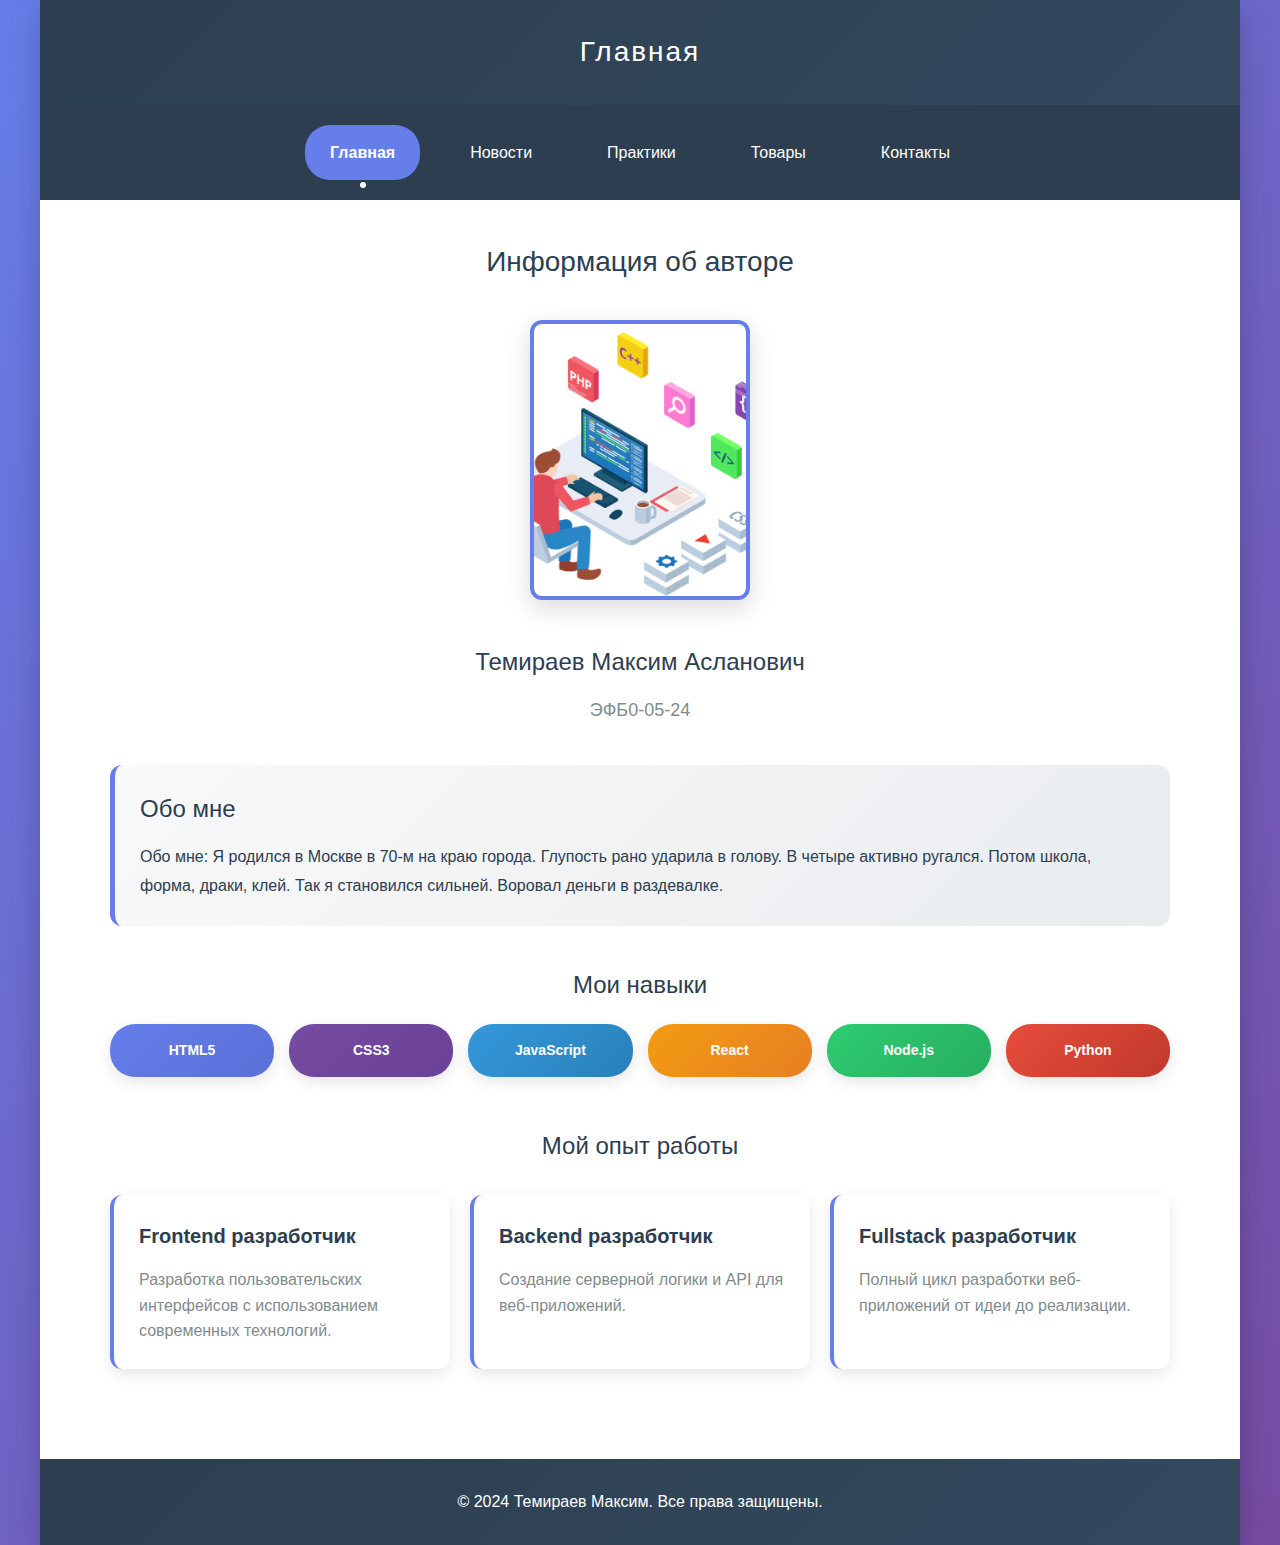
<file: index.html>
<!DOCTYPE html>
<html lang="ru">
<head>
    <meta charset="UTF-8">
    <meta name="viewport" content="width=device-width, initial-scale=1.0">
    <title>Главная - Портфолио</title>
    <link rel="stylesheet" href="style/styles.css">
</head>
<body>
    <div class="page">
        <!-- Шапка -->
        <header class="header">
            <h1 class="header__title">Главная</h1>
        </header>

        <!-- Навигация -->
        <nav class="nav">
            <ul class="nav__list">
                <li class="nav__item nav__item--active">
                    <a class="nav__link" href="index.html">Главная</a>
                </li>
                <li class="nav__item">
                    <a class="nav__link" href="pages/news.html">Новости</a>
                </li>
                <li class="nav__item">
                    <a class="nav__link" href="pages/practices.html">Практики</a>
                </li>
                <li class="nav__item">
                    <a class="nav__link" href="pages/goods.html">Товары</a>
                </li>
                <li class="nav__item">
                    <a class="nav__link" href="pages/contacts.html">Контакты</a>
                </li>
            </ul>
        </nav>

        <!-- Основной контент -->
        <main class="main">
            <!-- Профиль -->
            <section class="profile">
                <div class="profile__header">
                    <h1 class="profile__title">Информация об авторе</h1>
                    <img class="profile__photo" src="images/photo.png" alt="Фото автора">
                    <h2 class="profile__name">Темираев Максим Асланович</h2>
                    <p class="profile__group">ЭФБ0-05-24</p>
                </div>
            </section>

            <!-- Обо мне -->
            <section class="about">
                <h2 class="about__title">Обо мне</h2>
                <div class="about__content">
                    <p class="about__text">
                        Обо мне: Я родился в Москве в 70-м на краю города. Глупость рано ударила в голову. 
                        В четыре активно ругался. Потом школа, форма, драки, клей. Так я становился сильней. 
                        Воровал деньги в раздевалке.
                    </p>
                </div>
            </section>

            <!-- Навыки -->
            <section class="skills">
                <h2 class="skills__title">Мои навыки</h2>
                <div class="skills__grid">
                    <div class="skill-tag skill-tag--primary">HTML5</div>
                    <div class="skill-tag skill-tag--secondary">CSS3</div>
                    <div class="skill-tag skill-tag--accent">JavaScript</div>
                    <div class="skill-tag skill-tag--warning">React</div>
                    <div class="skill-tag skill-tag--success">Node.js</div>
                    <div class="skill-tag skill-tag--error">Python</div>
                </div>
            </section>

            <!-- Опыт работы -->
            <section class="experience">
                <h2 class="experience__title">Мой опыт работы</h2>
                <div class="experience__grid">
                    <article class="experience-card">
                        <h3 class="experience-card__title">Frontend разработчик</h3>
                        <p class="experience-card__desc">Разработка пользовательских интерфейсов с использованием современных технологий.</p>
                    </article>
                    <article class="experience-card">
                        <h3 class="experience-card__title">Backend разработчик</h3>
                        <p class="experience-card__desc">Создание серверной логики и API для веб-приложений.</p>
                    </article>
                    <article class="experience-card">
                        <h3 class="experience-card__title">Fullstack разработчик</h3>
                        <p class="experience-card__desc">Полный цикл разработки веб-приложений от идеи до реализации.</p>
                    </article>
                </div>
            </section>
        </main>

        <!-- Подвал -->
        <footer class="footer">
            <p class="footer__text">© 2024 Темираев Максим. Все права защищены.</p>
        </footer>
    </div>
</body>
</html>
</file>
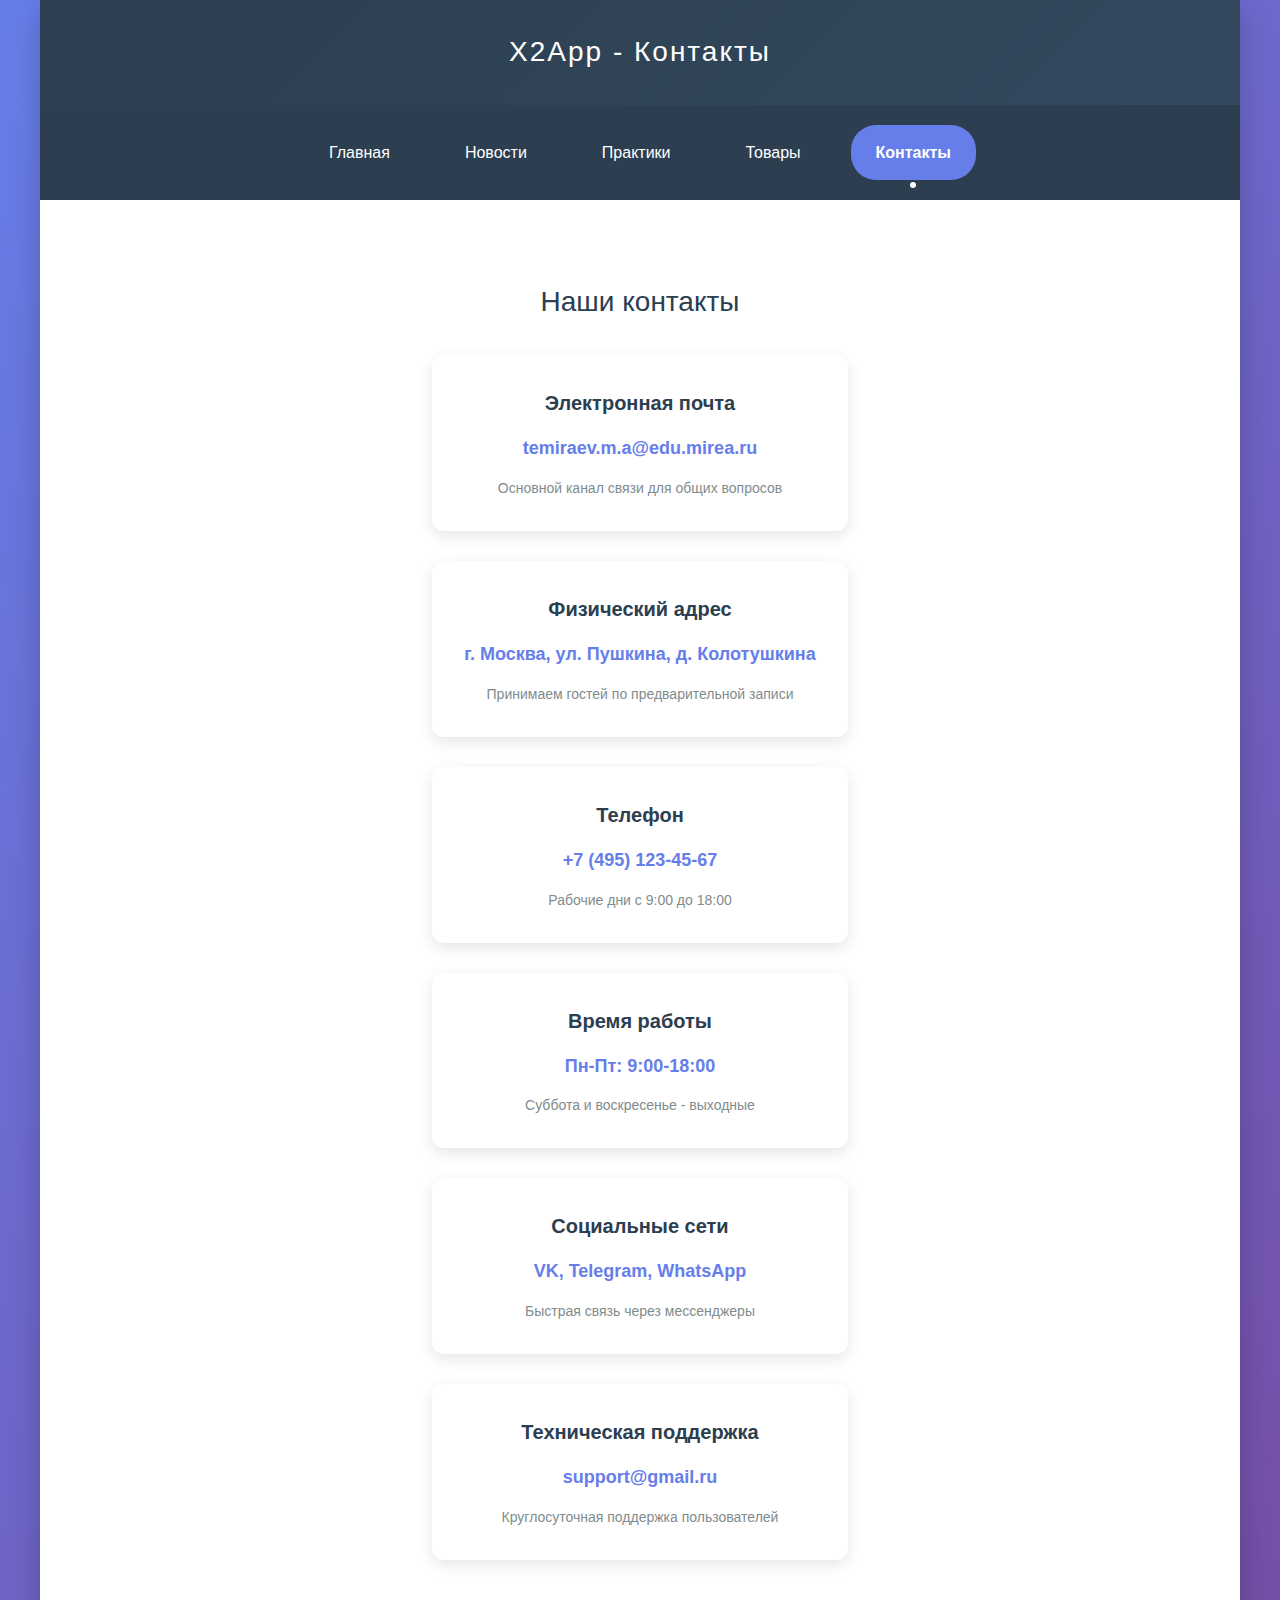
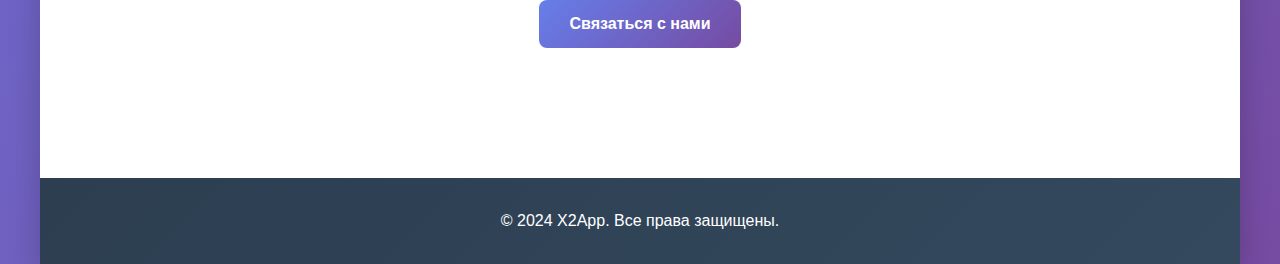
<file: pages/contacts.html>
<!DOCTYPE html>
<html lang="ru">
<head>
    <meta charset="UTF-8">
    <meta name="viewport" content="width=device-width, initial-scale=1.0">
    <title>Контакты - X2App</title>
    <link rel="stylesheet" href="../style/styles.css">
    <style>
        /* Стили для модального окна с использованием CSS переменных */
        dialog::backdrop {
            background: rgba(0, 0, 0, 0.6);
            animation: fadeIn 0.3s ease;
        }

        dialog {
            border: none;
            border-radius: var(--radius-lg);
            padding: 0;
            box-shadow: var(--shadow-xl);
            animation: slideIn 0.3s ease;
            max-width: 500px;
            width: 90vw;
            max-height: 90vh;
            overflow-y: auto;
            position: fixed;
            top: 50%;
            left: 50%;
            transform: translate(-50%, -50%);
            margin: 0;
        }

        .modal__header {
            background: linear-gradient(135deg, var(--color-dark) 0%, var(--color-dark-light) 100%);
            color: var(--color-white);
            padding: var(--space-2xl);
            border-radius: var(--radius-lg) var(--radius-lg) 0 0;
            margin: 0;
        }

        .modal__header h2 {
            margin: 0;
            color: var(--color-white);
            font-size: var(--font-size-2xl);
        }

        .modal__content {
            padding: var(--space-2xl);
        }

        .form__group {
            margin-bottom: var(--space-lg);
        }

        .form__label {
            display: block;
            margin-bottom: var(--space-sm);
            font-weight: 600;
            color: var(--color-dark);
        }

        .form__input,
        .form__select,
        .form__textarea {
            width: 100%;
            padding: var(--space-md);
            border: 2px solid var(--color-light);
            border-radius: var(--radius-md);
            font-size: var(--font-size-base);
            transition: border-color var(--transition-base);
            box-sizing: border-box;
            font-family: var(--font-family);
        }

        .form__input:focus,
        .form__select:focus,
        .form__textarea:focus {
            outline: none;
            border-color: var(--color-primary);
        }

        .form__textarea {
            min-height: 100px;
            resize: vertical;
        }

        .modal__actions {
            display: flex;
            gap: var(--space-md);
            justify-content: flex-end;
            margin-top: var(--space-2xl);
        }

        .btn {
            padding: var(--space-md) var(--space-2xl);
            border: none;
            border-radius: var(--radius-md);
            cursor: pointer;
            font-size: var(--font-size-base);
            transition: all var(--transition-base);
            font-weight: 600;
            font-family: var(--font-family);
        }

        .btn--primary {
            background: linear-gradient(135deg, var(--color-primary) 0%, var(--color-secondary) 100%);
            color: var(--color-white);
        }

        .btn--primary:hover {
            transform: translateY(-2px);
            box-shadow: var(--shadow-lg);
        }

        .btn--secondary {
            background: var(--color-light);
            color: var(--color-dark);
            border: 2px solid var(--color-gray-light);
        }

        .btn--secondary:hover {
            background: var(--color-gray-light);
        }

        .required {
            color: var(--color-error);
        }

        @keyframes fadeIn {
            from { opacity: 0; }
            to { opacity: 1; }
        }

        @keyframes slideIn {
            from {
                opacity: 0;
                transform: translate(-50%, -60%);
            }
            to {
                opacity: 1;
                transform: translate(-50%, -50%);
            }
        }

        /* Адаптивность */
        @media (max-width: 600px) {
            dialog {
                margin: 0;
                width: 95vw;
            }

            .modal__actions {
                flex-direction: column;
            }

            .btn {
                width: 100%;
            }
        }
    </style>
</head>
<body>
    <div class="page">
        <header class="header">
            <h1 class="header__title">X2App - Контакты</h1>
        </header>

        <nav class="nav">
            <ul class="nav__list">
                <li class="nav__item">
                    <a class="nav__link" href="../index.html">Главная</a>
                </li>
                <li class="nav__item">
                    <a class="nav__link" href="news.html">Новости</a>
                </li>
                <li class="nav__item">
                    <a class="nav__link" href="practices.html">Практики</a>
                </li>
                <li class="nav__item">
                    <a class="nav__link" href="goods.html">Товары</a>
                </li>
                <li class="nav__item nav__item--active">
                    <a class="nav__link" href="contacts.html">Контакты</a>
                </li>
            </ul>
        </nav>

        <main class="main">
            <section class="contacts">
                <h2 class="contacts__title">Наши контакты</h2>
                
                <div class="contacts__grid">
                    <article class="contact-card">
                        <h3 class="contact-card__title">Электронная почта</h3>
                        <p class="contact-card__value">temiraev.m.a@edu.mirea.ru</p>
                        <p class="contact-card__desc">Основной канал связи для общих вопросов</p>
                    </article>

                    <article class="contact-card">
                        <h3 class="contact-card__title">Физический адрес</h3>
                        <p class="contact-card__value">г. Москва, ул. Пушкина, д. Колотушкина</p>
                        <p class="contact-card__desc">Принимаем гостей по предварительной записи</p>
                    </article>

                    <article class="contact-card">
                        <h3 class="contact-card__title">Телефон</h3>
                        <p class="contact-card__value">+7 (495) 123-45-67</p>
                        <p class="contact-card__desc">Рабочие дни с 9:00 до 18:00</p>
                    </article>

                    <article class="contact-card">
                        <h3 class="contact-card__title">Время работы</h3>
                        <p class="contact-card__value">Пн-Пт: 9:00-18:00</p>
                        <p class="contact-card__desc">Суббота и воскресенье - выходные</p>
                    </article>

                    <article class="contact-card">
                        <h3 class="contact-card__title">Социальные сети</h3>
                        <p class="contact-card__value">VK, Telegram, WhatsApp</p>
                        <p class="contact-card__desc">Быстрая связь через мессенджеры</p>
                    </article>

                    <article class="contact-card">
                        <h3 class="contact-card__title">Техническая поддержка</h3>
                        <p class="contact-card__value">support@gmail.ru</p>
                        <p class="contact-card__desc">Круглосуточная поддержка пользователей</p>
                    </article>
                </div>

                <!-- Кнопка для открытия модального окна -->
                <div class="contacts__actions">
                    <button class="btn btn--primary contacts__button" onclick="contactModal.showModal()">
                        Связаться с нами
                    </button>
                </div>
            </section>
        </main>

        <footer class="footer">
            <p class="footer__text">© 2024 X2App. Все права защищены.</p>
        </footer>

        <!-- Модальное окно для формы обратной связи -->
        <dialog id="contactModal">
            <div class="modal__header">
                <h2>Форма обратной связи</h2>
            </div>

            <div class="modal__content">
                <form id="feedbackForm" method="dialog">
                    <div class="form__group">
                        <label for="name" class="form__label">
                            Имя <span class="required">*</span>
                        </label>
                        <input type="text" id="name" name="name" required 
                               class="form__input" placeholder="Введите ваше имя">
                    </div>

                    <div class="form__group">
                        <label for="phone" class="form__label">
                            Телефон <span class="required">*</span>
                        </label>
                        <input type="tel" id="phone" name="phone" required 
                               class="form__input" placeholder="+7 (XXX) XXX-XX-XX">
                    </div>

                    <div class="form__group">
                        <label for="email" class="form__label">
                            Электронная почта <span class="required">*</span>
                        </label>
                        <input type="email" id="email" name="email" required 
                               class="form__input" placeholder="example@mail.ru">
                    </div>

                    <div class="form__group">
                        <label for="category" class="form__label">
                            Категория обращения <span class="required">*</span>
                        </label>
                        <select id="category" name="category" required class="form__select">
                            <option value="">Выберите категорию</option>
                            <option value="technical">Техническая поддержка</option>
                            <option value="commercial">Коммерческое предложение</option>
                            <option value="cooperation">Сотрудничество</option>
                            <option value="complaint">Жалоба</option>
                            <option value="suggestion">Предложение</option>
                            <option value="other">Другое</option>
                        </select>
                    </div>

                    <div class="form__group">
                        <label for="message" class="form__label">
                            Текст обращения <span class="required">*</span>
                        </label>
                        <textarea id="message" name="message" required 
                                  class="form__textarea" 
                                  placeholder="Опишите вашу проблему или вопрос..."></textarea>
                    </div>

                    <div class="modal__actions">
                        <!-- Кнопка отмены с автоматическим закрытием через form method="dialog" -->
                        <button type="submit" class="btn btn--secondary" onclick="contactModal.close()">Отмена</button>
                        <!-- Кнопка отправки с обработкой через JavaScript -->
                        <button type="button" class="btn btn--primary" onclick="submitForm()">Отправить</button>
                    </div>
                </form>
            </div>
        </dialog>
    </div>

    <script>
        // Функция для отправки формы
        function submitForm() {
            const form = document.getElementById('feedbackForm');
            const formData = new FormData(form);

            // Простая валидация
            if (!form.checkValidity()) {
                form.reportValidity();
                return;
            }

            // Собираем данные формы
            const data = {
                name: formData.get('name'),
                phone: formData.get('phone'),
                email: formData.get('email'),
                category: formData.get('category'),
                message: formData.get('message')
            };

            // В реальном приложении здесь был бы AJAX-запрос
            console.log('Данные формы:', data);

            // Показываем уведомление об успешной отправке
            alert('Спасибо! Ваше обращение отправлено. Мы свяжемся с вами в ближайшее время.');

            // Закрываем модальное окно
            contactModal.close();

            // Очищаем форму
            form.reset();
        }

        // Закрытие модального окна по клику на фон
        document.getElementById('contactModal').addEventListener('click', function(event) {
            if (event.target === this) {
                this.close();
            }
        });

        // Обработка отправки формы через Enter (предотвращаем стандартное поведение)
        document.getElementById('feedbackForm').addEventListener('keypress', function(event) {
            if (event.key === 'Enter' && event.target.type !== 'textarea') {
                event.preventDefault();
            }
        });

        // Закрытие модального окна по нажатию Escape
        document.addEventListener('keydown', function(event) {
            if (event.key === 'Escape') {
                contactModal.close();
            }
        });
    </script>
</body>
</html>
</file>
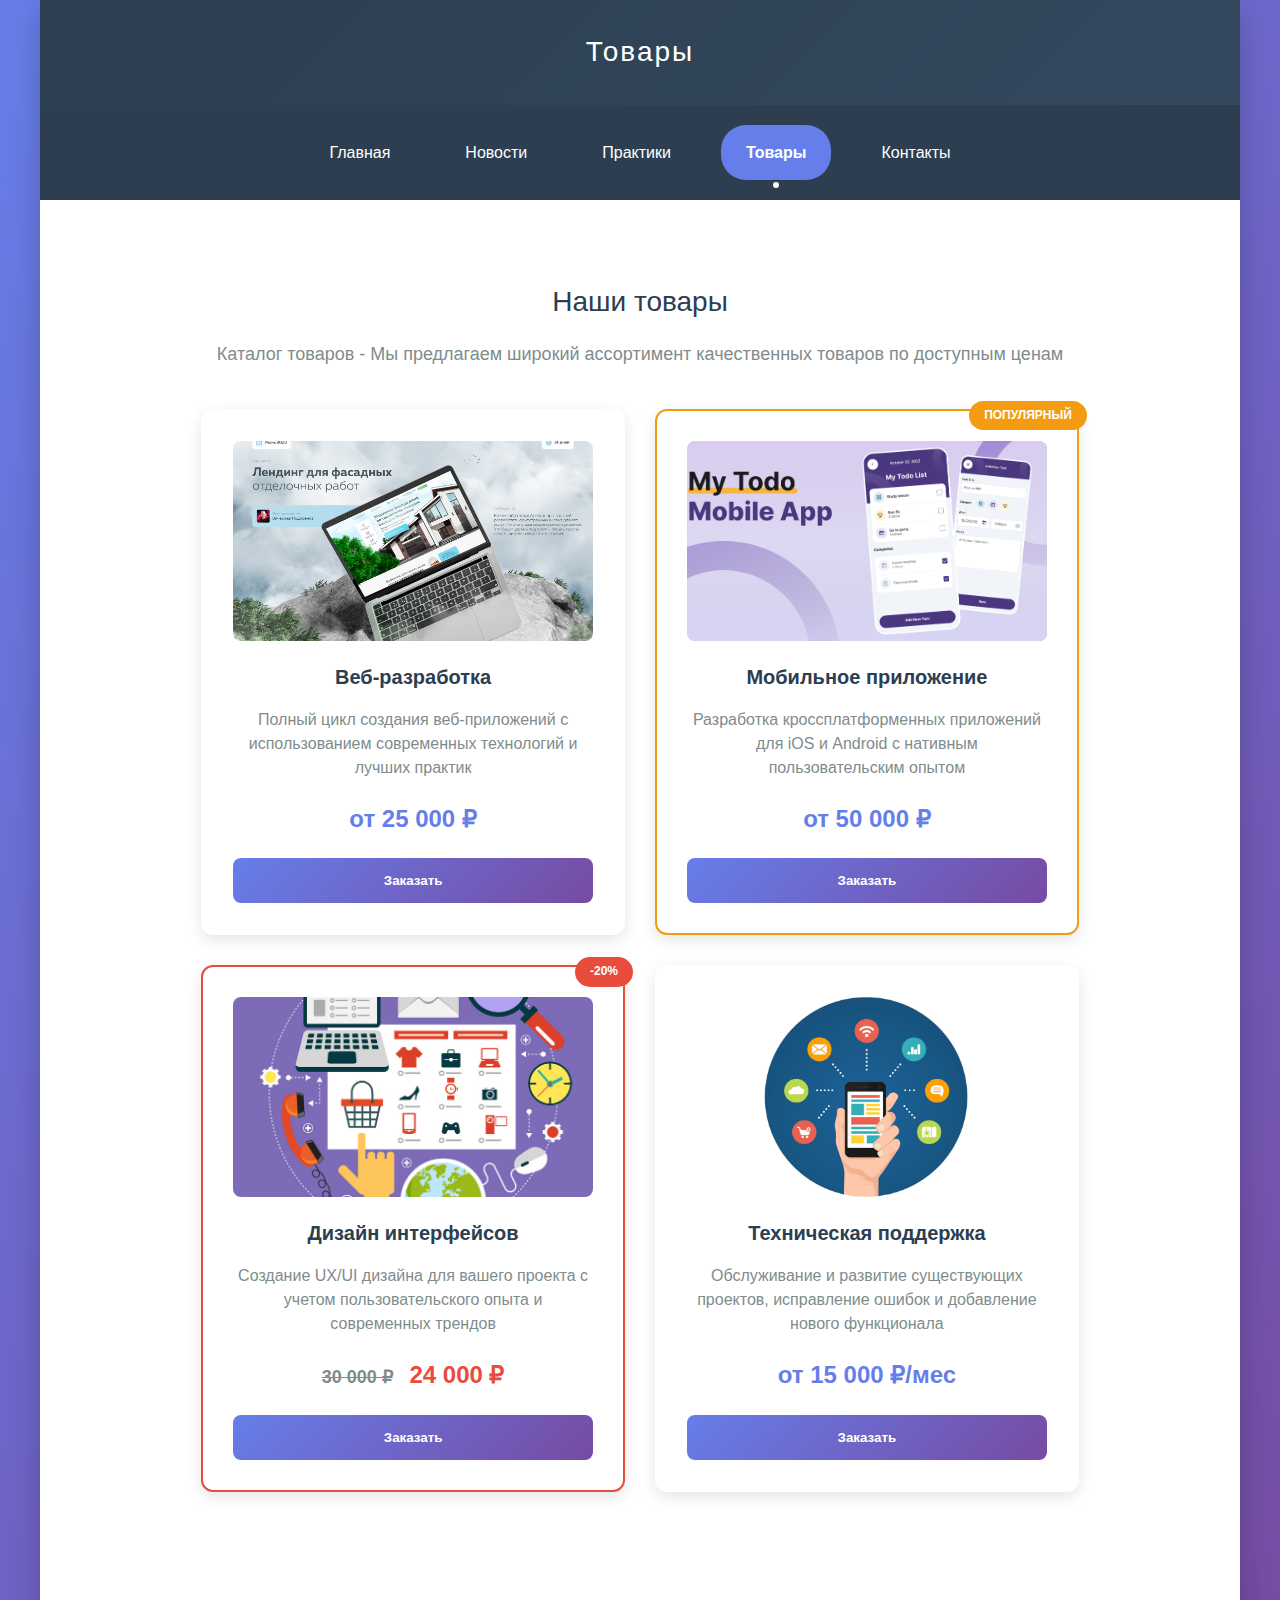
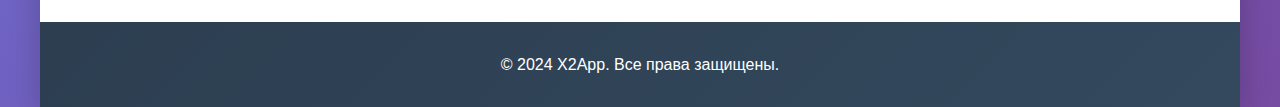
<file: pages/goods.html>
<!DOCTYPE html>
<html lang="ru">
<head>
    <meta charset="UTF-8">
    <meta name="viewport" content="width=device-width, initial-scale=1.0">
    <title>Товары - X2App</title>
    <link rel="stylesheet" href="../style/styles.css">
</head>
<body>
    <div class="page">
        <header class="header">
            <h1 class="header__title">Товары</h1>
        </header>

        <nav class="nav">
            <ul class="nav__list">
                <li class="nav__item">
                    <a class="nav__link" href="../index.html">Главная</a>
                </li>
                <li class="nav__item">
                    <a class="nav__link" href="news.html">Новости</a>
                </li>
                <li class="nav__item">
                    <a class="nav__link" href="practices.html">Практики</a>
                </li>
                <li class="nav__item nav__item--active">
                    <a class="nav__link" href="goods.html">Товары</a>
                </li>
                <li class="nav__item">
                    <a class="nav__link" href="contacts.html">Контакты</a>
                </li>
            </ul>
        </nav>

        <main class="main">
            <section class="goods">
                <h2 class="goods__title">Наши товары</h2>
                <p class="goods__subtitle">Каталог товаров - Мы предлагаем широкий ассортимент качественных товаров по доступным ценам</p>
                
                <div class="goods__grid">
                    <article class="product-card">
                        <div class="product-card__image">
                            <img src="../images/web-dev.jpg" alt="Веб-разработка" class="product-card__img">
                        </div>
                        <h3 class="product-card__title">Веб-разработка</h3>
                        <p class="product-card__desc">Полный цикл создания веб-приложений с использованием современных технологий и лучших практик</p>
                        <div class="product-card__price">от 25 000 ₽</div>
                        <button class="product-card__button">Заказать</button>
                    </article>

                    <article class="product-card product-card--popular">
                        <div class="product-card__badge">Популярный</div>
                        <div class="product-card__image">
                            <img src="../images/mobile-app.jpg" alt="Мобильное приложение" class="product-card__img">
                        </div>
                        <h3 class="product-card__title">Мобильное приложение</h3>
                        <p class="product-card__desc">Разработка кроссплатформенных приложений для iOS и Android с нативным пользовательским опытом</p>
                        <div class="product-card__price">от 50 000 ₽</div>
                        <button class="product-card__button">Заказать</button>
                    </article>

                    <article class="product-card product-card--discount">
                        <div class="product-card__badge">-20%</div>
                        <div class="product-card__image">
                            <img src="../images/ui-design.jpg" alt="Дизайн интерфейсов" class="product-card__img">
                        </div>
                        <h3 class="product-card__title">Дизайн интерфейсов</h3>
                        <p class="product-card__desc">Создание UX/UI дизайна для вашего проекта с учетом пользовательского опыта и современных трендов</p>
                        <div class="product-card__price">
                            <span class="product-card__old-price">30 000 ₽</span>
                            <span class="product-card__new-price">24 000 ₽</span>
                        </div>
                        <button class="product-card__button">Заказать</button>
                    </article>

                    <article class="product-card">
                        <div class="product-card__image">
                            <img src="../images/support.jpg" alt="Техническая поддержка" class="product-card__img">
                        </div>
                        <h3 class="product-card__title">Техническая поддержка</h3>
                        <p class="product-card__desc">Обслуживание и развитие существующих проектов, исправление ошибок и добавление нового функционала</p>
                        <div class="product-card__price">от 15 000 ₽/мес</div>
                        <button class="product-card__button">Заказать</button>
                    </article>
                </div>
            </section>
        </main>

        <footer class="footer">
            <p class="footer__text">© 2024 X2App. Все права защищены.</p>
        </footer>
    </div>
</body>
</html>
</file>
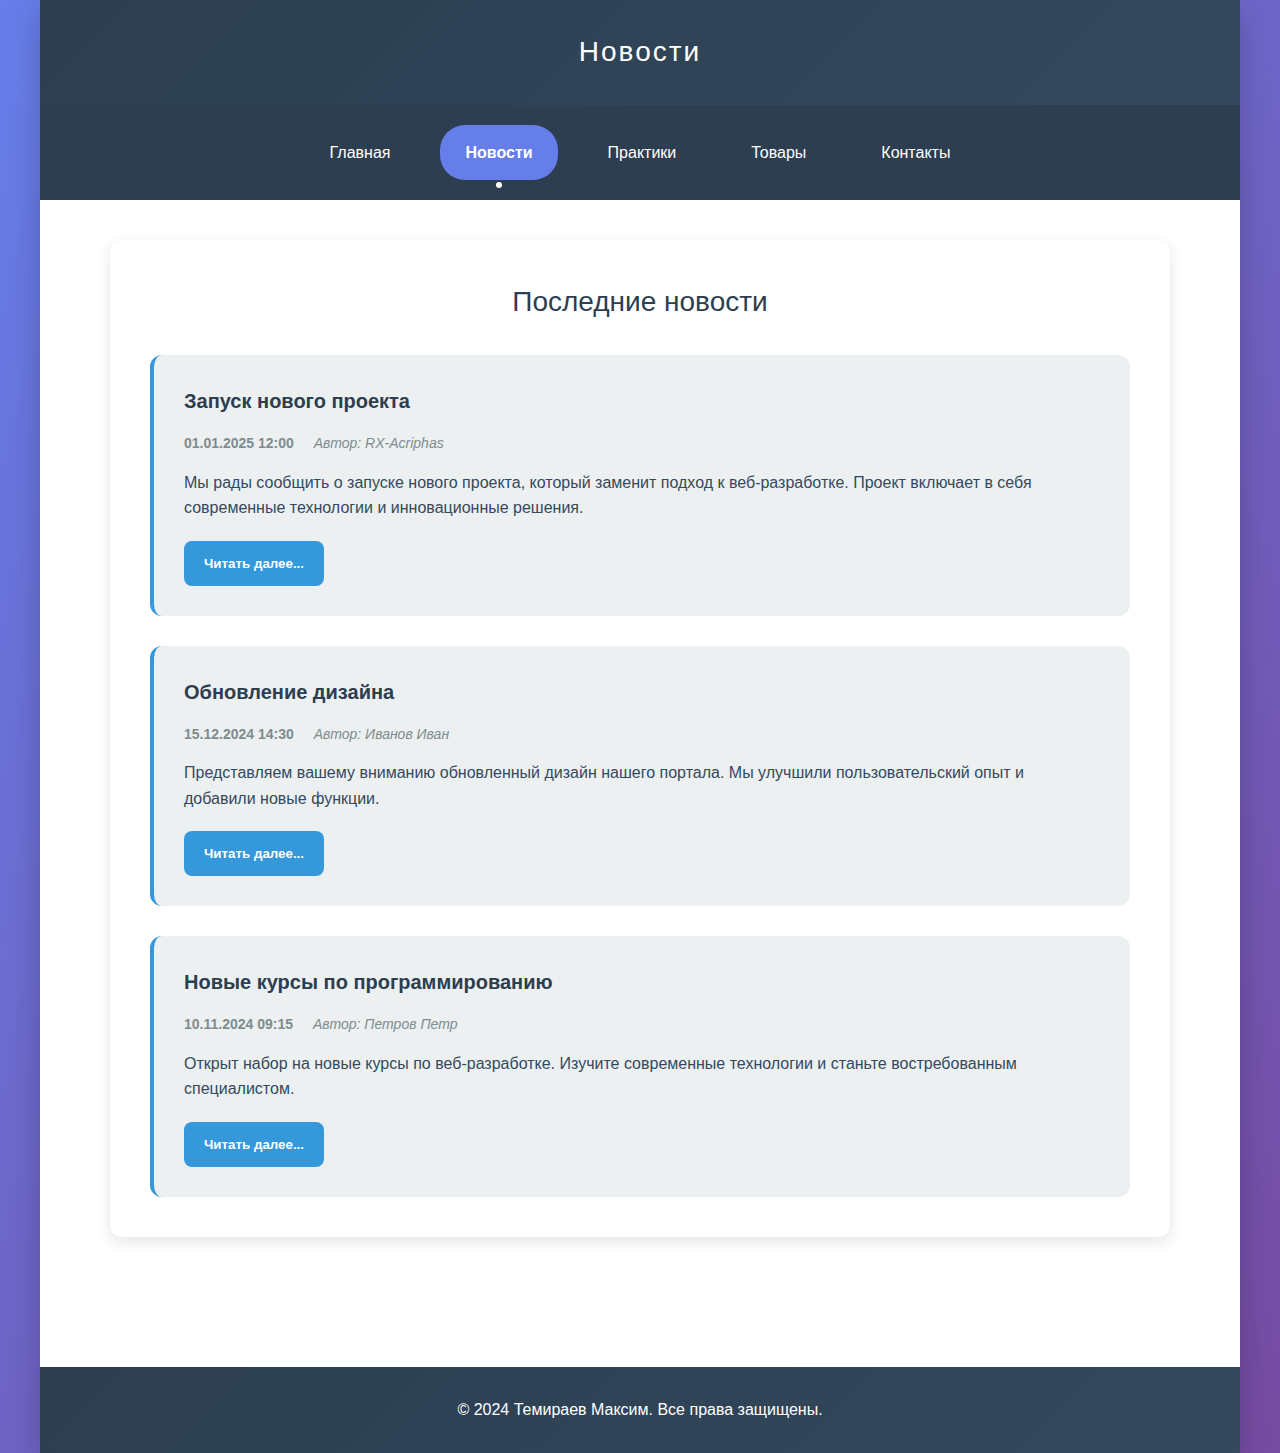
<file: pages/news.html>
<!DOCTYPE html>
<html lang="ru">
<head>
    <meta charset="UTF-8">
    <meta name="viewport" content="width=device-width, initial-scale=1.0">
    <title>Новости - X2App</title>
    <link rel="stylesheet" href="../style/styles.css">
</head>
<body>
    <div class="page">
        <header class="header">
            <h1 class="header__title">Новости</h1>
        </header>

        <nav class="nav">
            <ul class="nav__list">
                <li class="nav__item">
                    <a class="nav__link" href="../index.html">Главная</a>
                </li>
                <li class="nav__item nav__item--active">
                    <a class="nav__link" href="news.html">Новости</a>
                </li>
                <li class="nav__item">
                    <a class="nav__link" href="practices.html">Практики</a>
                </li>
                <li class="nav__item">
                    <a class="nav__link" href="goods.html">Товары</a>
                </li>
                <li class="nav__item">
                    <a class="nav__link" href="contacts.html">Контакты</a>
                </li>
            </ul>
        </nav>

        <main class="main">
            <section class="news">
                <h2 class="news__title">Последние новости</h2>
                <div class="news__list">
                    <article class="news-item">
                        <h3 class="news-item__title">Запуск нового проекта</h3>
                        <div class="news-item__meta">
                            <span class="news-item__date">01.01.2025 12:00</span>
                            <span class="news-item__author">Автор: RX-Acriphas</span>
                        </div>
                        <p class="news-item__text">
                            Мы рады сообщить о запуске нового проекта, который заменит подход к веб-разработке. 
                            Проект включает в себя современные технологии и инновационные решения.
                        </p>
                        <button class="news-item__button">Читать далее...</button>
                    </article>

                    <article class="news-item">
                        <h3 class="news-item__title">Обновление дизайна</h3>
                        <div class="news-item__meta">
                            <span class="news-item__date">15.12.2024 14:30</span>
                            <span class="news-item__author">Автор: Иванов Иван</span>
                        </div>
                        <p class="news-item__text">
                            Представляем вашему вниманию обновленный дизайн нашего портала. 
                            Мы улучшили пользовательский опыт и добавили новые функции.
                        </p>
                        <button class="news-item__button">Читать далее...</button>
                    </article>

                    <article class="news-item">
                        <h3 class="news-item__title">Новые курсы по программированию</h3>
                        <div class="news-item__meta">
                            <span class="news-item__date">10.11.2024 09:15</span>
                            <span class="news-item__author">Автор: Петров Петр</span>
                        </div>
                        <p class="news-item__text">
                            Открыт набор на новые курсы по веб-разработке. Изучите современные технологии 
                            и станьте востребованным специалистом.
                        </p>
                        <button class="news-item__button">Читать далее...</button>
                    </article>
                </div>
            </section>
        </main>

        <footer class="footer">
            <p class="footer__text">© 2024 Темираев Максим. Все права защищены.</p>
        </footer>
    </div>
</body>
</html>
</file>
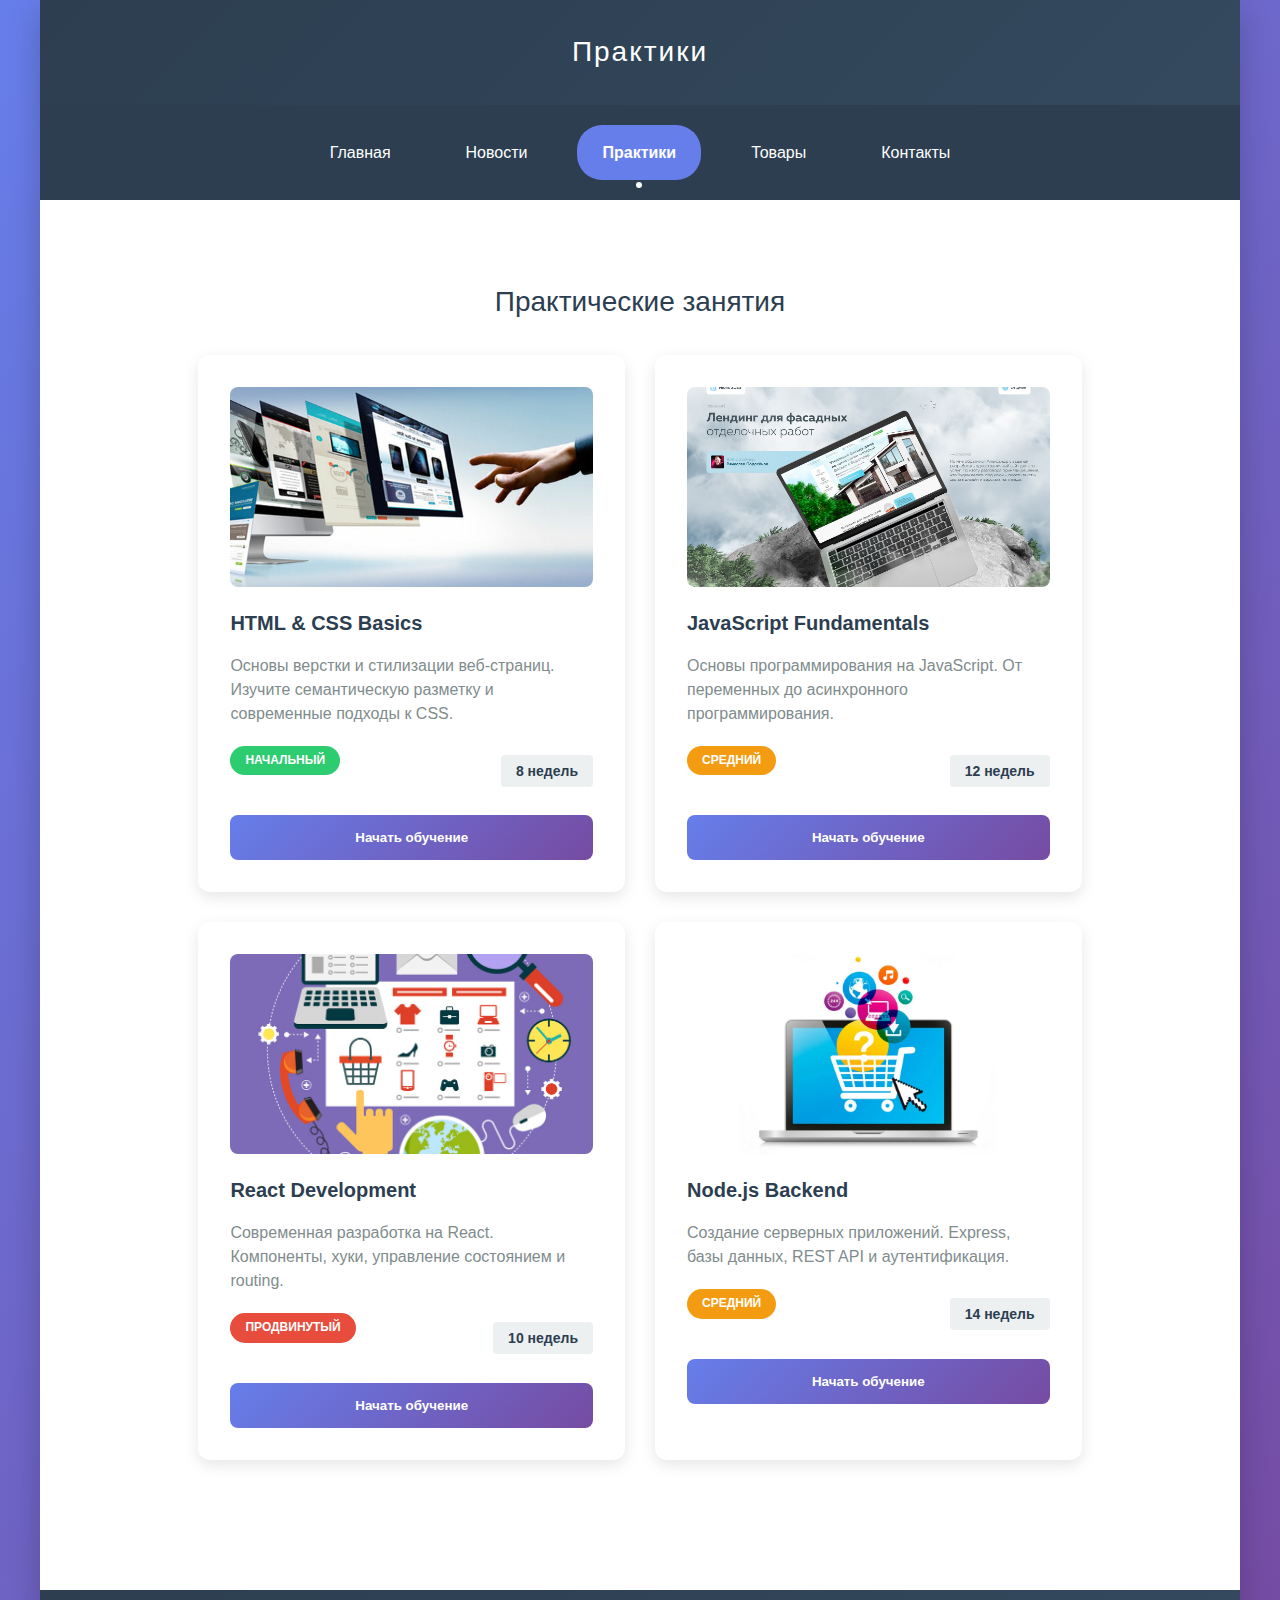
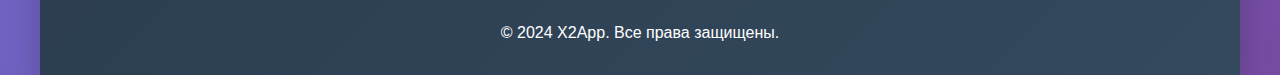
<file: pages/practices.html>
<!DOCTYPE html>
<html lang="ru">
<head>
    <meta charset="UTF-8">
    <meta name="viewport" content="width=device-width, initial-scale=1.0">
    <title>Практики - X2App</title>
    <link rel="stylesheet" href="../style/styles.css">
</head>
<body>
    <div class="page">
        <header class="header">
            <h1 class="header__title">Практики</h1>
        </header>

        <nav class="nav">
            <ul class="nav__list">
                <li class="nav__item">
                    <a class="nav__link" href="../index.html">Главная</a>
                </li>
                <li class="nav__item">
                    <a class="nav__link" href="news.html">Новости</a>
                </li>
                <li class="nav__item nav__item--active">
                    <a class="nav__link" href="practices.html">Практики</a>
                </li>
                <li class="nav__item">
                    <a class="nav__link" href="goods.html">Товары</a>
                </li>
                <li class="nav__item">
                    <a class="nav__link" href="contacts.html">Контакты</a>
                </li>
            </ul>
        </nav>

        <main class="main">
            <section class="practices">
                <h2 class="practices__title">Практические занятия</h2>
                <div class="practices__grid">
                    <article class="practice-card">
                        <div class="practice-card__image">
                            <img src="../images/html-css.jpg" alt="HTML и CSS" class="practice-card__img">
                        </div>
                        <h3 class="practice-card__title">HTML & CSS Basics</h3>
                        <p class="practice-card__desc">Основы верстки и стилизации веб-страниц. Изучите семантическую разметку и современные подходы к CSS.</p>
                        <div class="practice-card__meta">
                            <div class="practice-card__level practice-card__level--beginner">Начальный</div>
                            <div class="practice-card__duration">8 недель</div>
                        </div>
                        <button class="practice-card__button">Начать обучение</button>
                    </article>

                    <article class="practice-card">
                        <div class="practice-card__image">
                            <img src="../images/web-dev.jpg" alt="JavaScript" class="practice-card__img">
                        </div>
                        <h3 class="practice-card__title">JavaScript Fundamentals</h3>
                        <p class="practice-card__desc">Основы программирования на JavaScript. От переменных до асинхронного программирования.</p>
                        <div class="practice-card__meta">
                            <div class="practice-card__level practice-card__level--intermediate">Средний</div>
                            <div class="practice-card__duration">12 недель</div>
                        </div>
                        <button class="practice-card__button">Начать обучение</button>
                    </article>

                    <article class="practice-card">
                        <div class="practice-card__image">
                            <img src="../images/ui-design.jpg" alt="React" class="practice-card__img">
                        </div>
                        <h3 class="practice-card__title">React Development</h3>
                        <p class="practice-card__desc">Современная разработка на React. Компоненты, хуки, управление состоянием и routing.</p>
                        <div class="practice-card__meta">
                            <div class="practice-card__level practice-card__level--advanced">Продвинутый</div>
                            <div class="practice-card__duration">10 недель</div>
                        </div>
                        <button class="practice-card__button">Начать обучение</button>
                    </article>

                    <article class="practice-card">
                        <div class="practice-card__image">
                            <img src="../images/ecommerce.jpg" alt="Node.js" class="practice-card__img">
                        </div>
                        <h3 class="practice-card__title">Node.js Backend</h3>
                        <p class="practice-card__desc">Создание серверных приложений. Express, базы данных, REST API и аутентификация.</p>
                        <div class="practice-card__meta">
                            <div class="practice-card__level practice-card__level--intermediate">Средний</div>
                            <div class="practice-card__duration">14 недель</div>
                        </div>
                        <button class="practice-card__button">Начать обучение</button>
                    </article>
                </div>
            </section>
        </main>

        <footer class="footer">
            <p class="footer__text">© 2024 X2App. Все права защищены.</p>
        </footer>
    </div>
</body>
</html>
</file>
<file: style/styles.css>
/* ==== CSS ПЕРЕМЕННЫЕ ==== */
:root {
  /* Цветовая палитра */
  --color-primary: #667eea;
  --color-primary-dark: #5a6fd8;
  --color-secondary: #764ba2;
  --color-accent: #3498db;
  --color-success: #2ecc71;
  --color-warning: #f39c12;
  --color-error: #e74c3c;
  
  /* Нейтральные цвета */
  --color-dark: #2c3e50;
  --color-dark-light: #34495e;
  --color-gray: #7f8c8d;
  --color-gray-light: #95a5a6;
  --color-light: #ecf0f1;
  --color-white: #ffffff;
  
  /* Типографика */
  --font-family: 'Segoe UI', Tahoma, Geneva, Verdana, sans-serif;
  --font-size-xs: 12px;
  --font-size-sm: 14px;
  --font-size-base: 16px;
  --font-size-lg: 18px;
  --font-size-xl: 20px;
  --font-size-2xl: 24px;
  --font-size-3xl: 28px;
  --font-size-4xl: 32px;
  
  /* Отступы */
  --space-xs: 5px;
  --space-sm: 10px;
  --space-md: 15px;
  --space-lg: 20px;
  --space-xl: 25px;
  --space-2xl: 30px;
  --space-3xl: 40px;
  --space-4xl: 50px;
  
  /* Радиусы */
  --radius-sm: 4px;
  --radius-md: 8px;
  --radius-lg: 12px;
  --radius-xl: 15px;
  --radius-2xl: 25px;
  
  /* Тени */
  --shadow-sm: 0 2px 5px rgba(0,0,0,0.1);
  --shadow-md: 0 5px 15px rgba(0,0,0,0.1);
  --shadow-lg: 0 8px 25px rgba(0,0,0,0.15);
  --shadow-xl: 0 10px 30px rgba(0,0,0,0.2);
  
  /* Анимации */
  --transition-fast: 0.15s ease;
  --transition-base: 0.3s ease;
  --transition-slow: 0.5s ease;
  
  /* Максимальные ширины */
  --max-width-sm: 540px;
  --max-width-md: 720px;
  --max-width-lg: 960px;
  --max-width-xl: 1140px;
  --max-width-2xl: 1200px;
}

/* ==== БАЗОВЫЕ СТИЛИ ==== */
* {
  margin: 0;
  padding: 0;
  box-sizing: border-box;
}

body {
  font-family: var(--font-family);
  font-size: var(--font-size-base);
  line-height: 1.6;
  margin: 0;
  padding: 0;
  background: linear-gradient(135deg, var(--color-primary) 0%, var(--color-secondary) 100%);
  min-height: 100vh;
  color: var(--color-dark);
}

/* ==== БЛОК PAGE ==== */
.page {
  max-width: var(--max-width-2xl);
  margin: 0 auto;
  background: var(--color-white);
  min-height: 100vh;
  box-shadow: var(--shadow-xl);
  display: grid;
  grid-template-rows: auto auto 1fr auto;
  grid-template-areas:
    "header"
    "nav"
    "main"
    "footer";
}

/* ==== БЛОК HEADER ==== */
.header {
  background: linear-gradient(135deg, var(--color-dark) 0%, var(--color-dark-light) 100%);
  color: var(--color-white);
  text-align: center;
  padding: var(--space-2xl);
  grid-area: header;
}

.header__title {
  font-size: var(--font-size-3xl);
  font-weight: 300;
  letter-spacing: 2px;
  margin: 0;
}

/* ==== БЛОК NAV ==== */
.nav {
  background: var(--color-dark);
  padding: var(--space-lg) 0;
  grid-area: nav;
}

.nav__list {
  list-style: none;
  margin: 0;
  padding: 0;
  display: flex;
  justify-content: center;
  gap: var(--space-xl);
}

.nav__item {
  margin: 0;
}

.nav__link {
  color: var(--color-white);
  text-decoration: none;
  padding: var(--space-md) var(--space-xl);
  border-radius: var(--radius-2xl);
  transition: all var(--transition-base);
  font-weight: 500;
  display: block;
  position: relative;
}

.nav__link:hover {
  background: rgba(255, 255, 255, 0.1);
  transform: translateY(-2px);
}

.nav__link:focus {
  outline: 2px solid var(--color-accent);
  outline-offset: 2px;
}

/* Модификатор активного элемента навигации */
.nav__item--active .nav__link {
  background: var(--color-primary);
  font-weight: 600;
}

.nav__item--active .nav__link::after {
  content: '';
  position: absolute;
  bottom: -8px;
  left: 50%;
  transform: translateX(-50%);
  width: 6px;
  height: 6px;
  background: var(--color-white);
  border-radius: 50%;
}

/* ==== БЛОК MAIN ==== */
.main {
  padding: var(--space-3xl);
  max-width: var(--max-width-xl);
  margin: 0 auto;
  grid-area: main;
}

/* ==== БЛОК PROFILE ==== */
.profile {
  margin-bottom: var(--space-3xl);
}

.profile__header {
  text-align: center;
  margin-bottom: var(--space-2xl);
}

.profile__title {
  font-size: var(--font-size-3xl);
  color: var(--color-dark);
  margin-bottom: var(--space-md);
  font-weight: 300;
}

.profile__photo {
  width: 220px;
  height: 280px;
  border-radius: var(--radius-lg);
  object-fit: cover;
  margin: var(--space-lg) auto;
  border: 4px solid var(--color-primary);
  box-shadow: var(--shadow-lg);
  transition: transform var(--transition-base);
}

.profile__photo:hover {
  transform: scale(1.05);
}

.profile__name {
  font-size: var(--font-size-2xl);
  color: var(--color-dark);
  margin: var(--space-md) 0;
  font-weight: 500;
}

.profile__group {
  font-size: var(--font-size-lg);
  color: var(--color-gray);
  margin: var(--space-sm) 0;
}

/* ==== БЛОК ABOUT ==== */
.about {
  background: linear-gradient(135deg, #f8f9fa 0%, #e9ecef 100%);
  padding: var(--space-xl);
  border-radius: var(--radius-lg);
  margin: var(--space-2xl) 0;
  border-left: 5px solid var(--color-primary);
  transition: transform var(--transition-base);
}

.about:hover {
  transform: translateX(5px);
}

.about__title {
  font-size: var(--font-size-2xl);
  color: var(--color-dark);
  margin-bottom: var(--space-md);
  font-weight: 500;
}

.about__text {
  font-size: var(--font-size-base);
  line-height: 1.8;
  margin: 0;
}

/* ==== БЛОК SKILLS ==== */
.skills {
  margin: var(--space-3xl) 0;
}

.skills__title {
  font-size: var(--font-size-2xl);
  color: var(--color-dark);
  margin-bottom: var(--space-lg);
  font-weight: 500;
  text-align: center;
}

.skills__grid {
  display: grid;
  grid-template-columns: repeat(auto-fit, minmax(150px, 1fr));
  gap: var(--space-md);
  margin: var(--space-lg) 0;
}

/* Элемент SKILL-TAG с модификаторами */
.skill-tag {
  padding: var(--space-md) var(--space-xl);
  border-radius: var(--radius-2xl);
  color: var(--color-white);
  font-weight: 600;
  font-size: var(--font-size-sm);
  box-shadow: var(--shadow-md);
  transition: all var(--transition-base);
  text-align: center;
  cursor: pointer;
  position: relative;
  overflow: hidden;
}

.skill-tag::before {
  content: '';
  position: absolute;
  top: 0;
  left: -100%;
  width: 100%;
  height: 100%;
  background: linear-gradient(90deg, transparent, rgba(255,255,255,0.2), transparent);
  transition: left var(--transition-slow);
}

.skill-tag:hover::before {
  left: 100%;
}

.skill-tag:hover {
  transform: translateY(-3px);
  box-shadow: var(--shadow-lg);
}

.skill-tag--primary {
  background: linear-gradient(135deg, var(--color-primary) 0%, var(--color-primary-dark) 100%);
}

.skill-tag--secondary {
  background: linear-gradient(135deg, var(--color-secondary) 0%, #6a4196 100%);
}

.skill-tag--accent {
  background: linear-gradient(135deg, var(--color-accent) 0%, #2980b9 100%);
}

.skill-tag--success {
  background: linear-gradient(135deg, var(--color-success) 0%, #27ae60 100%);
}

.skill-tag--warning {
  background: linear-gradient(135deg, var(--color-warning) 0%, #e67e22 100%);
}

.skill-tag--error {
  background: linear-gradient(135deg, var(--color-error) 0%, #c0392b 100%);
}

/* ==== БЛОК EXPERIENCE ==== */
.experience {
  margin-top: var(--space-4xl);
}

.experience__title {
  font-size: var(--font-size-2xl);
  color: var(--color-dark);
  text-align: center;
  margin-bottom: var(--space-2xl);
  font-weight: 500;
}

.experience__grid {
  display: grid;
  grid-template-columns: repeat(auto-fit, minmax(300px, 1fr));
  gap: var(--space-lg);
}

/* Блок EXPERIENCE-CARD */
.experience-card {
  background: var(--color-white);
  padding: var(--space-xl);
  border-radius: var(--radius-lg);
  box-shadow: var(--shadow-md);
  border-left: 4px solid var(--color-primary);
  transition: all var(--transition-base);
  position: relative;
  overflow: hidden;
}

.experience-card::before {
  content: '';
  position: absolute;
  top: 0;
  left: 0;
  right: 0;
  height: 4px;
  background: linear-gradient(90deg, var(--color-primary), var(--color-secondary));
  transform: scaleX(0);
  transition: transform var(--transition-base);
}

.experience-card:hover::before {
  transform: scaleX(1);
}

.experience-card:hover {
  transform: translateY(-5px);
  box-shadow: var(--shadow-lg);
}

.experience-card__title {
  font-size: var(--font-size-xl);
  color: var(--color-dark);
  margin: 0 0 var(--space-md) 0;
  font-weight: 600;
}

.experience-card__desc {
  color: var(--color-gray);
  line-height: 1.6;
  margin: 0;
}

/* ==== БЛОК NEWS ==== */
.news {
  background: var(--color-white);
  padding: var(--space-3xl);
  border-radius: var(--radius-lg);
  box-shadow: var(--shadow-md);
  margin-bottom: var(--space-3xl);
}

.news__title {
  color: var(--color-dark);
  margin-bottom: var(--space-2xl);
  font-size: var(--font-size-3xl);
  font-weight: 500;
  text-align: center;
}

.news__list {
  display: flex;
  flex-direction: column;
  gap: var(--space-2xl);
}

/* Блок NEWS-ITEM */
.news-item {
  padding: var(--space-2xl);
  border-left: 4px solid var(--color-accent);
  background: var(--color-light);
  border-radius: var(--radius-lg);
  transition: all var(--transition-base);
  position: relative;
}

.news-item:hover {
  transform: translateX(5px);
  box-shadow: var(--shadow-md);
}

.news-item__title {
  color: var(--color-dark);
  margin-bottom: var(--space-md);
  font-size: var(--font-size-xl);
  font-weight: 600;
}

.news-item__meta {
  display: flex;
  gap: var(--space-lg);
  margin-bottom: var(--space-md);
  font-size: var(--font-size-sm);
  color: var(--color-gray);
}

.news-item__date {
  font-weight: 600;
}

.news-item__author {
  font-style: italic;
}

.news-item__text {
  line-height: 1.6;
  margin-bottom: var(--space-lg);
  color: var(--color-dark-light);
}

.news-item__button {
  background: var(--color-accent);
  color: var(--color-white);
  border: none;
  padding: var(--space-md) var(--space-lg);
  border-radius: var(--radius-md);
  cursor: pointer;
  font-weight: 600;
  transition: all var(--transition-base);
}

.news-item__button:hover {
  background: var(--color-primary);
  transform: translateY(-2px);
}

/* ==== БЛОК PRACTICES ==== */
.practices {
  padding: var(--space-3xl) 0;
}

.practices__title {
  color: var(--color-dark);
  margin-bottom: var(--space-2xl);
  font-size: var(--font-size-3xl);
  font-weight: 500;
  text-align: center;
}

.practices__grid {
  display: grid;
  grid-template-columns: repeat(auto-fit, minmax(300px, 1fr));
  gap: var(--space-2xl);
}

/* Блок PRACTICE-CARD */
.practice-card {
  background: var(--color-white);
  padding: var(--space-2xl);
  border-radius: var(--radius-lg);
  box-shadow: var(--shadow-md);
  border: 2px solid transparent;
  transition: all var(--transition-base);
  position: relative;
}

.practice-card:hover {
  transform: translateY(-5px);
  box-shadow: var(--shadow-lg);
  border-color: var(--color-primary);
}

.practice-card__title {
  color: var(--color-dark);
  margin-bottom: var(--space-md);
  font-size: var(--font-size-xl);
  font-weight: 600;
}

.practice-card__desc {
  color: var(--color-gray);
  line-height: 1.5;
  margin-bottom: var(--space-lg);
}

.practice-card__level {
  display: inline-block;
  padding: var(--space-xs) var(--space-md);
  border-radius: var(--radius-2xl);
  font-size: var(--font-size-xs);
  font-weight: 600;
  text-transform: uppercase;
  margin-bottom: var(--space-lg);
}

.practice-card__level--beginner {
  background: var(--color-success);
  color: var(--color-white);
}

.practice-card__level--intermediate {
  background: var(--color-warning);
  color: var(--color-white);
}

.practice-card__level--advanced {
  background: var(--color-error);
  color: var(--color-white);
}

.practice-card__button {
  background: linear-gradient(135deg, var(--color-primary) 0%, var(--color-secondary) 100%);
  color: var(--color-white);
  border: none;
  padding: var(--space-md) var(--space-lg);
  border-radius: var(--radius-md);
  cursor: pointer;
  font-weight: 600;
  width: 100%;
  transition: all var(--transition-base);
}

.practice-card__button:hover {
  transform: translateY(-2px);
  box-shadow: var(--shadow-md);
}

/* ==== БЛОК GOODS ==== */
.goods {
  padding: var(--space-3xl) 0;
}

.goods__title {
  color: var(--color-dark);
  margin-bottom: var(--space-md);
  font-size: var(--font-size-3xl);
  font-weight: 500;
  text-align: center;
}

.goods__subtitle {
  color: var(--color-gray);
  text-align: center;
  margin-bottom: var(--space-3xl);
  font-size: var(--font-size-lg);
  line-height: 1.6;
}

.goods__grid {
  display: grid;
  grid-template-columns: repeat(auto-fit, minmax(280px, 1fr));
  gap: var(--space-2xl);
  margin-top: var(--space-2xl);
}

/* Блок PRODUCT-CARD */
.product-card {
  background: var(--color-white);
  padding: var(--space-2xl);
  border-radius: var(--radius-lg);
  text-align: center;
  box-shadow: var(--shadow-md);
  transition: all var(--transition-base);
  position: relative;
  border: 2px solid transparent;
}

.product-card:hover {
  transform: translateY(-5px);
  box-shadow: var(--shadow-lg);
  border-color: var(--color-primary);
}

.product-card--popular {
  border-color: var(--color-warning);
}

.product-card--discount {
  border-color: var(--color-error);
}

.product-card__badge {
  position: absolute;
  top: -10px;
  right: -10px;
  background: var(--color-warning);
  color: var(--color-white);
  padding: var(--space-xs) var(--space-md);
  border-radius: var(--radius-2xl);
  font-size: var(--font-size-xs);
  font-weight: 600;
  text-transform: uppercase;
}

.product-card--discount .product-card__badge {
  background: var(--color-error);
}

.product-card__image {
  width: 100%;
  height: 200px;
  background: linear-gradient(135deg, var(--color-light) 0%, var(--color-gray-light) 100%);
  border-radius: var(--radius-md);
  margin-bottom: var(--space-lg);
}

.product-card__title {
  font-size: var(--font-size-xl);
  color: var(--color-dark);
  margin: var(--space-md) 0;
  font-weight: 600;
}

.product-card__desc {
  color: var(--color-gray);
  line-height: 1.5;
  margin-bottom: var(--space-lg);
}

.product-card__price {
  font-size: var(--font-size-2xl);
  color: var(--color-primary);
  font-weight: 700;
  margin: var(--space-lg) 0;
}

.product-card__old-price {
  font-size: var(--font-size-lg);
  color: var(--color-gray);
  text-decoration: line-through;
  margin-right: var(--space-sm);
}

.product-card__new-price {
  color: var(--color-error);
}

.product-card__button {
  background: linear-gradient(135deg, var(--color-primary) 0%, var(--color-secondary) 100%);
  color: var(--color-white);
  border: none;
  padding: var(--space-md) var(--space-lg);
  border-radius: var(--radius-md);
  cursor: pointer;
  font-weight: 600;
  width: 100%;
  transition: all var(--transition-base);
}

.product-card__button:hover {
  transform: translateY(-2px);
  box-shadow: var(--shadow-md);
}

/* ==== БЛОК CONTACTS ==== */
.contacts {
  padding: var(--space-3xl) 0;
}

.contacts__title {
  color: var(--color-dark);
  margin-bottom: var(--space-2xl);
  font-size: var(--font-size-3xl);
  font-weight: 500;
  text-align: center;
}

.contacts__grid {
  display: grid;
  grid-template-columns: repeat(auto-fit, minmax(300px, 1fr));
  gap: var(--space-2xl);
  margin-bottom: var(--space-3xl);
}

/* Блок CONTACT-CARD */
.contact-card {
  background: var(--color-white);
  padding: var(--space-2xl);
  border-radius: var(--radius-lg);
  box-shadow: var(--shadow-md);
  text-align: center;
  transition: all var(--transition-base);
  border: 2px solid transparent;
}

.contact-card:hover {
  transform: translateY(-5px);
  box-shadow: var(--shadow-lg);
  border-color: var(--color-accent);
}

.contact-card__title {
  color: var(--color-dark);
  margin-bottom: var(--space-md);
  font-size: var(--font-size-xl);
  font-weight: 600;
}

.contact-card__value {
  color: var(--color-primary);
  font-size: var(--font-size-lg);
  font-weight: 600;
  margin-bottom: var(--space-md);
}

.contact-card__desc {
  color: var(--color-gray);
  line-height: 1.5;
  font-size: var(--font-size-sm);
}

.contacts__actions {
  text-align: center;
  margin-top: var(--space-3xl);
}

.contacts__button {
  padding: var(--space-lg) var(--space-2xl);
  font-size: var(--font-size-lg);
}

/* ==== БЛОК FOOTER ==== */
.footer {
  background: linear-gradient(135deg, var(--color-dark) 0%, var(--color-dark-light) 100%);
  color: var(--color-white);
  text-align: center;
  padding: var(--space-2xl);
  margin-top: var(--space-4xl);
  grid-area: footer;
}

.footer__text {
  margin: 0;
  font-size: var(--font-size-base);
}

/* ==== КНОПКИ ==== */
.btn {
  padding: var(--space-md) var(--space-2xl);
  border: none;
  border-radius: var(--radius-md);
  cursor: pointer;
  font-size: var(--font-size-base);
  transition: all var(--transition-base);
  font-weight: 600;
  font-family: var(--font-family);
  text-decoration: none;
  display: inline-block;
  text-align: center;
}

.btn--primary {
  background: linear-gradient(135deg, var(--color-primary) 0%, var(--color-secondary) 100%);
  color: var(--color-white);
}

.btn--primary:hover {
  transform: translateY(-2px);
  box-shadow: var(--shadow-lg);
}

.btn--secondary {
  background: var(--color-light);
  color: var(--color-dark);
  border: 2px solid var(--color-gray-light);
}

.btn--secondary:hover {
  background: var(--color-gray-light);
}

/* ==== АДАПТИВНОСТЬ ==== */
@media (max-width: 768px) {
  .nav__list {
    flex-direction: column;
    gap: var(--space-sm);
  }

  .skills__grid {
    grid-template-columns: 1fr;
  }

  .experience__grid {
    grid-template-columns: 1fr;
  }

  .main {
    padding: var(--space-lg);
  }

  .profile__photo {
    width: 180px;
    height: 220px;
  }

  .news-item__meta {
    flex-direction: column;
    gap: var(--space-sm);
  }

  .practices__grid {
    grid-template-columns: 1fr;
  }

  .goods__grid {
    grid-template-columns: 1fr;
  }

  .contacts__grid {
    grid-template-columns: 1fr;
  }

  .header__title {
    font-size: var(--font-size-2xl);
  }

  .profile__title {
    font-size: var(--font-size-2xl);
  }

  .experience__title {
    font-size: var(--font-size-xl);
  }
}

@media (max-width: 480px) {
  :root {
    --space-3xl: 20px;
    --space-2xl: 15px;
    --space-xl: 12px;
    --space-lg: 10px;
  }

  .main {
    padding: var(--space-md);
  }

  .profile__photo {
    width: 150px;
    height: 180px;
  }

  .skills__grid {
    gap: var(--space-sm);
  }
}

/* ==== УТИЛИТЫ ==== */
.text-center {
  text-align: center;
}

.mb-0 {
  margin-bottom: 0;
}

.mt-0 {
  margin-top: 0;
}

.sr-only {
  position: absolute;
  width: 1px;
  height: 1px;
  padding: 0;
  margin: -1px;
  overflow: hidden;
  clip: rect(0, 0, 0, 0);
  white-space: nowrap;
  border: 0;
}
/* ==== ДОПОЛНИТЕЛЬНЫЕ СТИЛИ ДЛЯ КАРТИНОК ==== */

/* Блок PRACTICE-CARD с картинками */
.practice-card__image {
    width: 100%;
    height: 200px;
    border-radius: var(--radius-md);
    overflow: hidden;
    margin-bottom: var(--space-lg);
    position: relative;
}

.practice-card__img {
    width: 100%;
    height: 100%;
    object-fit: cover;
    transition: transform var(--transition-base);
}

.practice-card:hover .practice-card__img {
    transform: scale(1.05);
}

.practice-card__meta {
    display: flex;
    justify-content: space-between;
    align-items: center;
    margin-bottom: var(--space-lg);
    gap: var(--space-md);
}

.practice-card__duration {
    background: var(--color-light);
    color: var(--color-dark);
    padding: var(--space-xs) var(--space-md);
    border-radius: var(--radius-sm);
    font-size: var(--font-size-sm);
    font-weight: 600;
}

/* Блок PRODUCT-CARD с картинками */
.product-card__image {
    width: 100%;
    height: 200px;
    border-radius: var(--radius-md);
    overflow: hidden;
    margin-bottom: var(--space-lg);
    position: relative;
}

.product-card__img {
    width: 100%;
    height: 100%;
    object-fit: cover;
    transition: transform var(--transition-base);
}

.product-card:hover .product-card__img {
    transform: scale(1.05);
}

/* Адаптивность для карточек с картинками */
@media (max-width: 768px) {
    .practice-card__image,
    .product-card__image {
        height: 180px;
    }
    
    .practice-card__meta {
        flex-direction: column;
        align-items: flex-start;
        gap: var(--space-sm);
    }
}

@media (max-width: 480px) {
    .practice-card__image,
    .product-card__image {
        height: 150px;
    }
}
</file>
